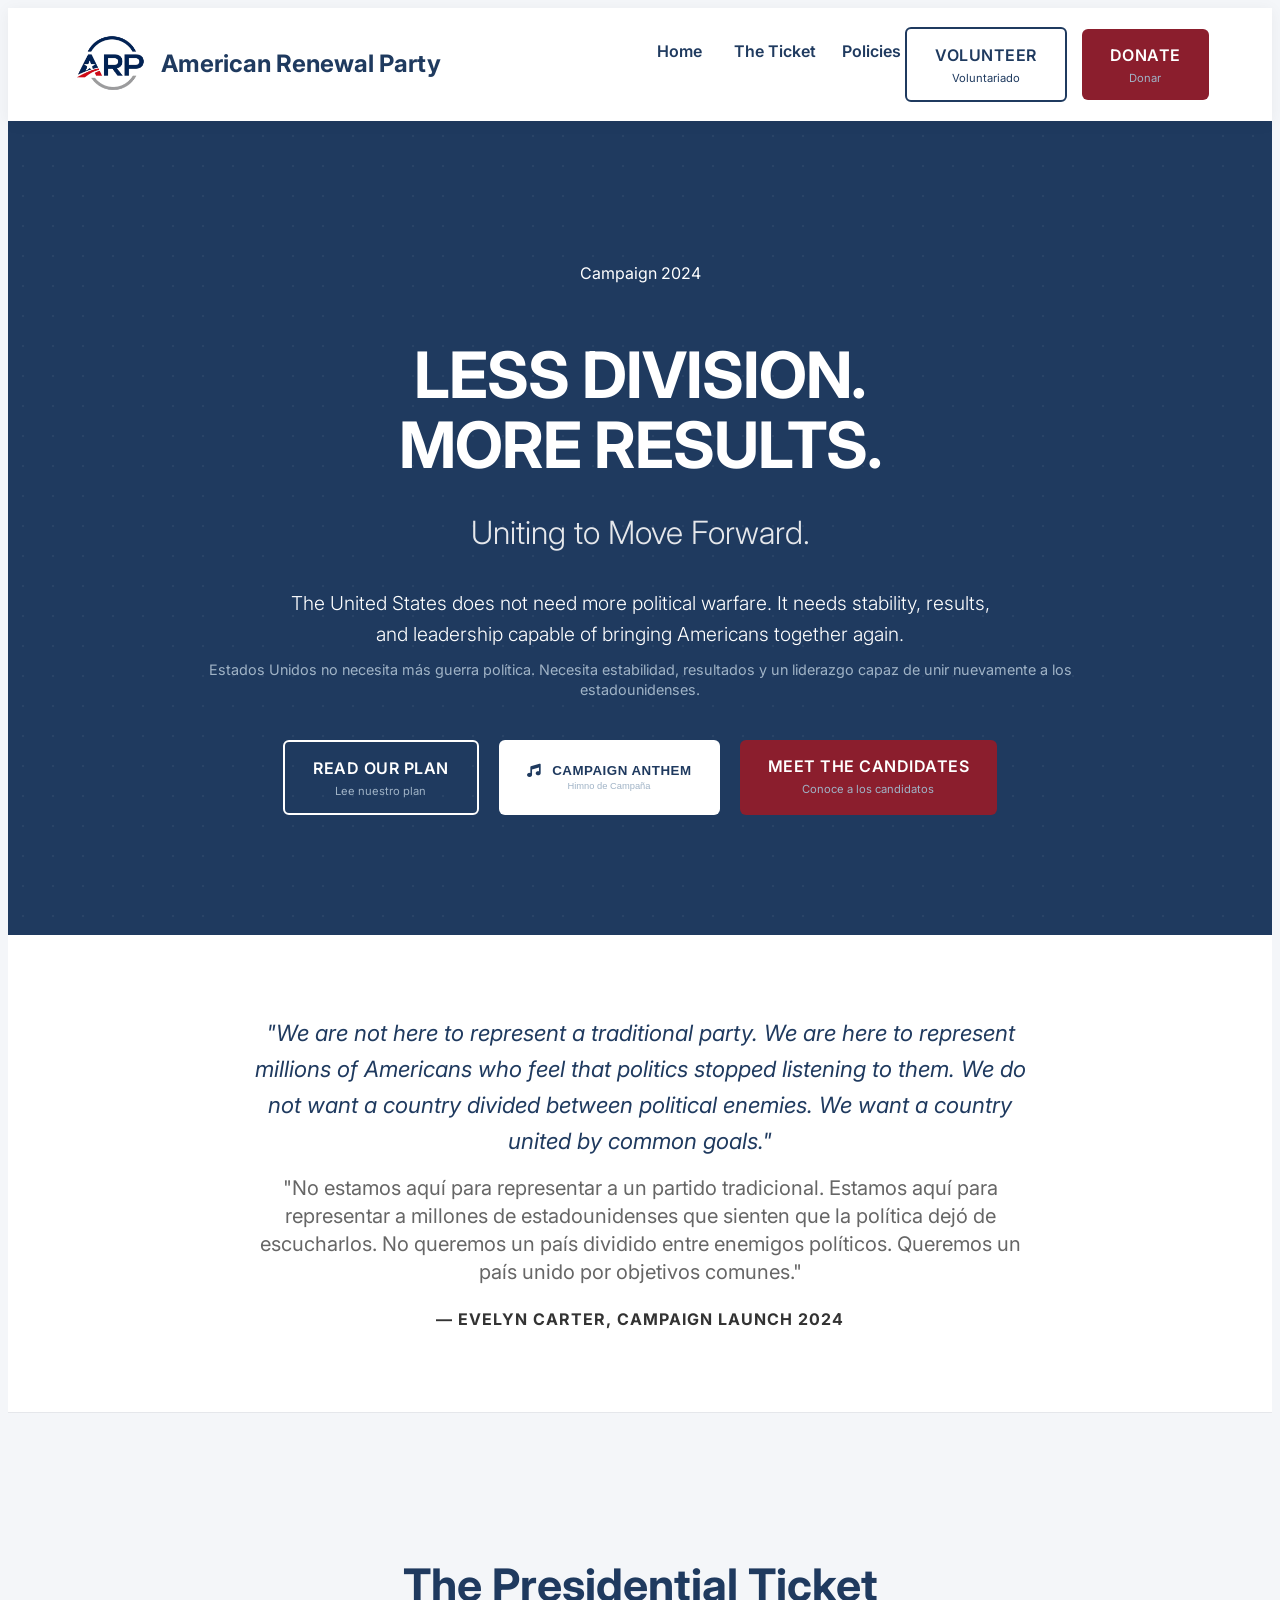
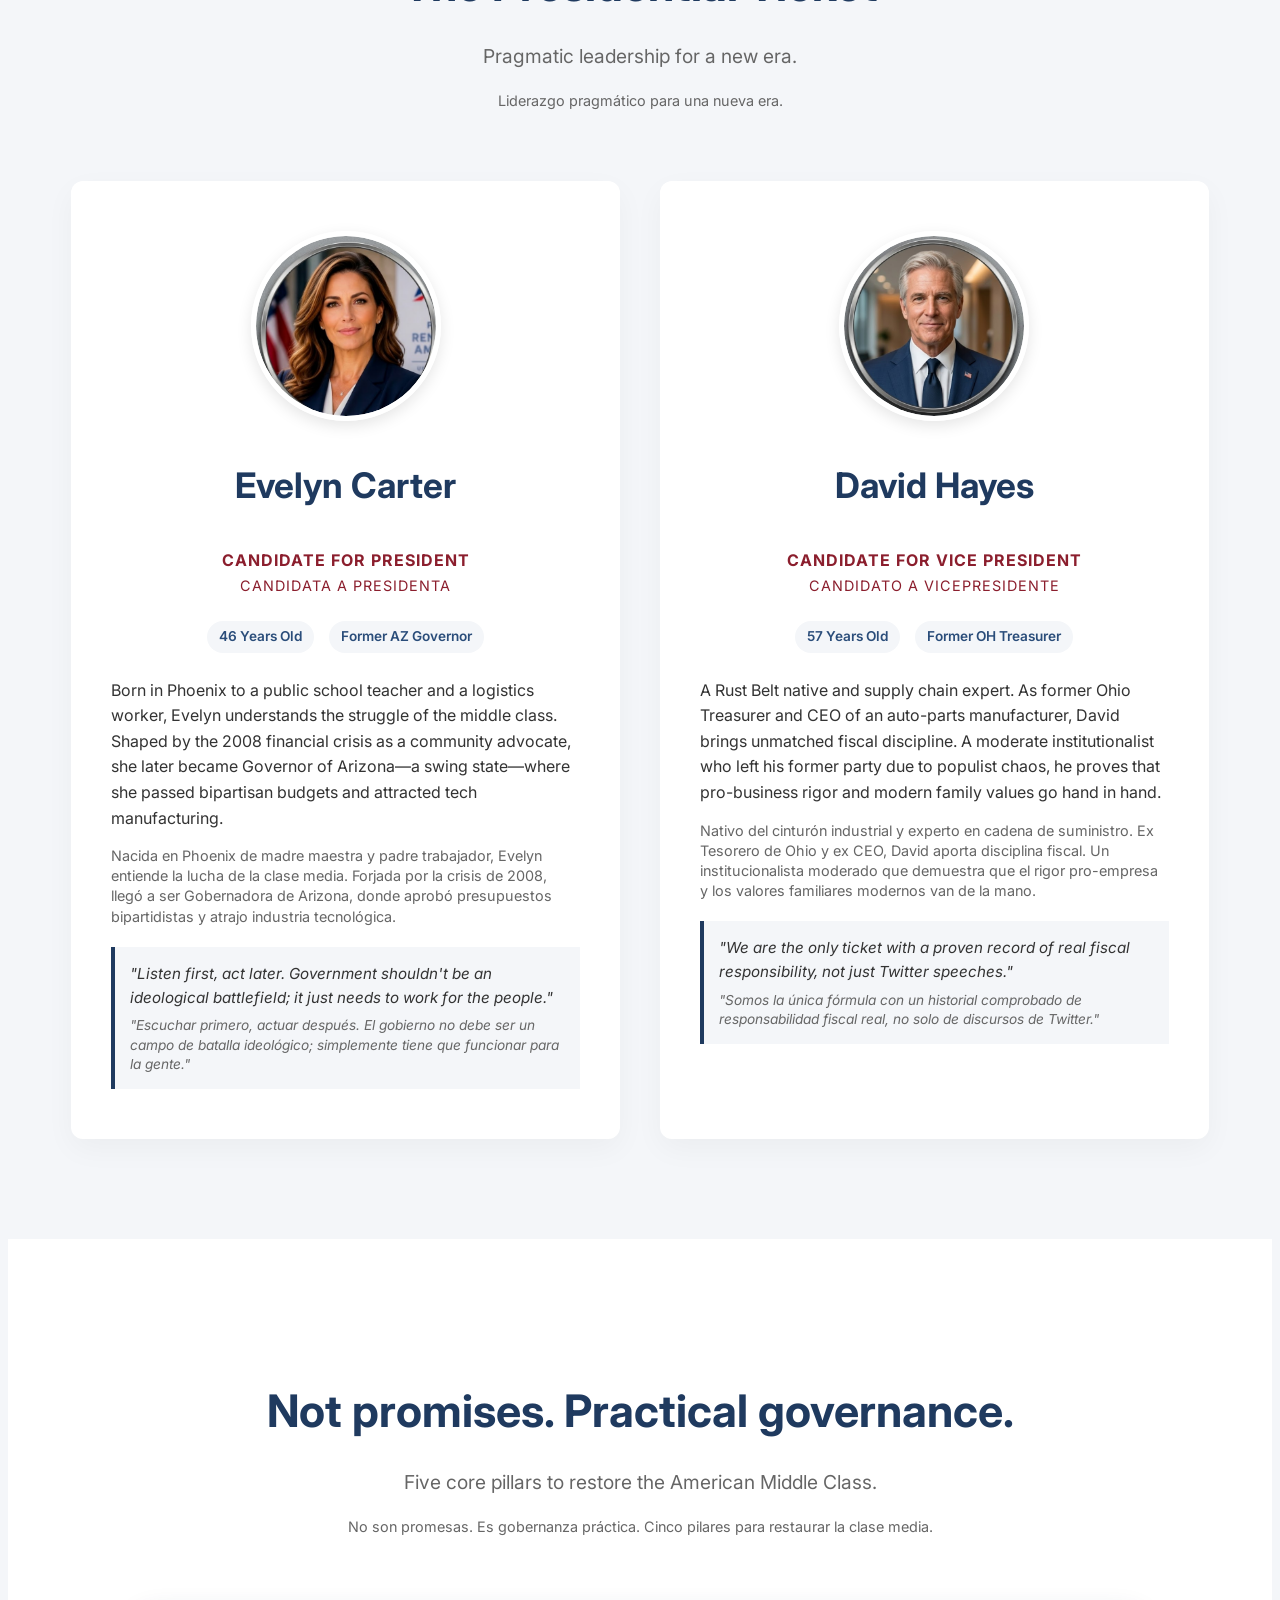
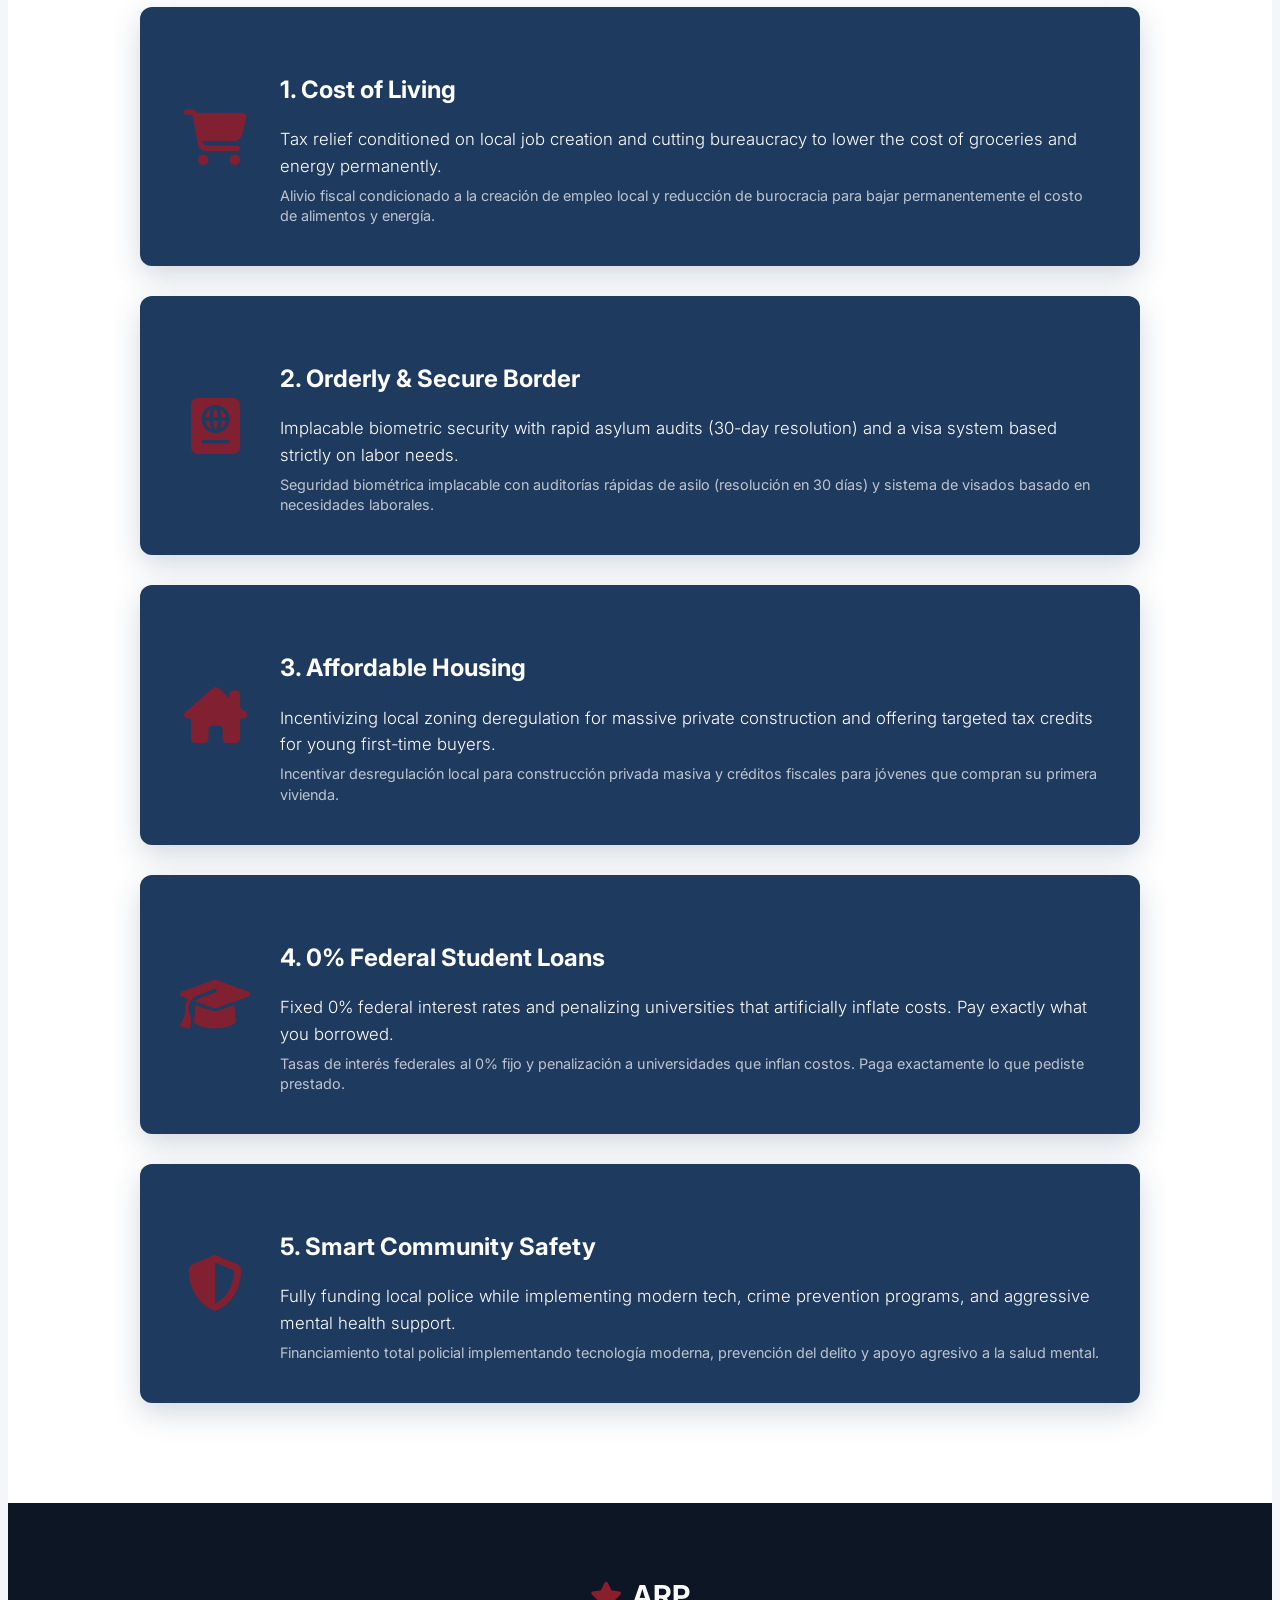
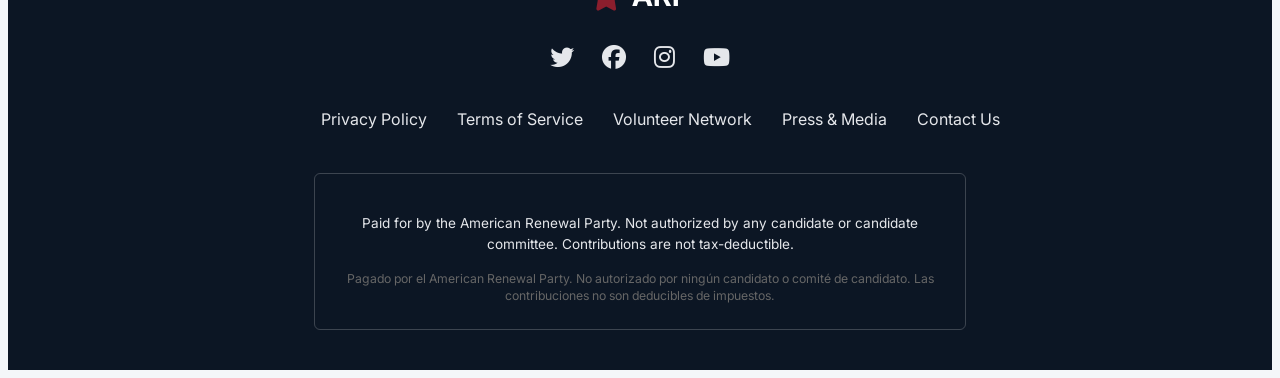
<file: index.html>
<!DOCTYPE html>
<html lang="en">
<head>
    <meta charset="UTF-8">
    <meta name="viewport" content="width=device-width, initial-scale=1.0">
    <meta name="description" content="American Renewal Party (ARP) - Uniting to Move Forward. Official Campaign Website for Evelyn Carter and David Hayes.">
    <title>American Renewal Party | Uniting to Move Forward</title>
    
    <!-- Favicon Placeholder -->
    <link rel="icon" href="data:image/svg+xml,<svg xmlns=%22http://www.w3.org/2000/svg%22 viewBox=%220 0 100 100%22><text y=%22.9em%22 font-size=%2290%22>🇺🇸</text></svg>">
    
    <!-- Google Fonts: Inter -->
    <link rel="preconnect" href="https://fonts.googleapis.com">
    <link rel="preconnect" href="https://fonts.gstatic.com" crossorigin>
    <link href="https://fonts.googleapis.com/css2?family=Inter:wght@300;400;500;600;700&display=swap" rel="stylesheet">
    
    <!-- Font Awesome for Icons -->
    <link rel="stylesheet" href="https://cdnjs.cloudflare.com/ajax/libs/font-awesome/6.4.0/css/all.min.css">

    <!-- Linking external stylesheet -->
    <link rel="stylesheet" href="css/styles.css">
</head>
<body>

    <!-- ========================================
         1. HEADER / NAVBAR
         ======================================== -->
    <header>
        <div class="logo">
            <img src="assets/images/ARP-removebg-preview.png" style="max-width: 15%; height: auto;" alt="Logo ARP">
            
            <!-- Este texto se verá en computadoras -->
            <span class="logo-desktop">American Renewal Party</span>
            
            <!-- Este texto se verá en celulares -->
            <span class="logo-mobile"></span>
        </div>
        <nav>
            <ul class="nav-links">
                <li><a href="#">Home</a></li>
                <li><a href="#ticket">The Ticket</a></li>
                <li><a href="#policies">Policies</a></li>
            </ul>
        </nav>
        <div class="nav-actions">
            <a href="https://forms.gle/cQMzwrTe5Xs1odG88" target="_blank" rel="noopener noreferrer" class="btn btn-outline-blue">
                Volunteer
                <span class="es-text" style="color: inherit;">Voluntariado</span>
            </a>
        <a href="pago.html" target="_blank" rel="noopener noreferrer" class="btn btn-red">
            DONATE
            <span class="es-text">Donar</span>
        </a>
        </div>
    </header>

    <!-- ========================================
         2. HERO SECTION
         ======================================== -->
    <section class="hero fade-in">
        <div class="hero-content">
            <div class="hero-badge">Campaign 2024</div>
            <h1>LESS DIVISION.<br>MORE RESULTS.</h1>
            <h2>Uniting to Move Forward.</h2>
            <p class="lead">The United States does not need more political warfare. It needs stability, results, and leadership capable of bringing Americans together again.</p>
            <span class="es-text">Estados Unidos no necesita más guerra política. Necesita estabilidad, resultados y un liderazgo capaz de unir nuevamente a los estadounidenses.</span>
            
            <div class="hero-buttons">
                <!-- Botón restaurado: Read Our Plan -->
                <a href="#policies" class="btn btn-outline">
                    Read Our Plan
                    <span class="es-text">Lee nuestro plan</span>
                </a>
                
                <!-- Botón de la canción -->
                <button id="togglePlayerBtn" class="btn btn-white">
                    <i class="fa-solid fa-music" style="margin-right: 8px;"></i> Campaign Anthem
                    <span class="es-text">Himno de Campaña</span>
                </button>
                
                <!-- Botón de los candidatos -->
                <a href="#ticket" class="btn btn-red">
                    Meet the Candidates
                    <span class="es-text">Conoce a los candidatos</span>
                </a>
            </div>
        </div>
    </section>

    <!-- ========================================
         3. SPEECH / MANIFESTO BLOCK
         ======================================== -->
    <section class="manifesto fade-in">
        <blockquote>
            "We are not here to represent a traditional party. We are here to represent millions of Americans who feel that politics stopped listening to them. We do not want a country divided between political enemies. We want a country united by common goals."
            <span class="es-text" style="color: var(--text-light); font-style: normal; margin-top: 15px;">"No estamos aquí para representar a un partido tradicional. Estamos aquí para representar a millones de estadounidenses que sienten que la política dejó de escucharlos. No queremos un país dividido entre enemigos políticos. Queremos un país unido por objetivos comunes."</span>
        </blockquote>
        <div class="author">— Evelyn Carter, Campaign Launch 2024</div>
    </section>

    <!-- ========================================
         4. PRESIDENTIAL TICKET SECTION
         ======================================== -->
    <section id="ticket" class="ticket-section">
        <div class="section-header fade-in">
            <h2>The Presidential Ticket</h2>
            <p style="color: var(--text-light); font-size: 1.2rem;">Pragmatic leadership for a new era.</p>
            <span class="es-text">Liderazgo pragmático para una nueva era.</span>
        </div>

        <div class="ticket-container">
            
            <!-- Candidate 1: Evelyn -->
            <div class="candidate-card fade-in" style="animation-delay: 0.1s;">
                <div class="img-placeholder">
                    <!-- Ruta actualizada apuntando a la carpeta assets/images -->
                    <img src="assets/images/evelyn.png" alt="Evelyn Carter" onerror="this.onerror=null; this.src='https://placehold.co/180x180/E5E7EB/666666?text=Foto+Evelyn';">
                </div>
                <h3>Evelyn Carter</h3>
                <div class="candidate-role">
                    Candidate for President
                    <span class="es-text" style="color: inherit; margin-top: 2px;">Candidata a Presidenta</span>
                </div>
                <div class="candidate-stats">
                    <span>46 Years Old</span>
                    <span>Former AZ Governor</span>
                </div>
                <div class="candidate-bio">
                    <p>Born in Phoenix to a public school teacher and a logistics worker, Evelyn understands the struggle of the middle class. Shaped by the 2008 financial crisis as a community advocate, she later became Governor of Arizona—a swing state—where she passed bipartisan budgets and attracted tech manufacturing.</p>
                    <span class="es-text">Nacida en Phoenix de madre maestra y padre trabajador, Evelyn entiende la lucha de la clase media. Forjada por la crisis de 2008, llegó a ser Gobernadora de Arizona, donde aprobó presupuestos bipartidistas y atrajo industria tecnológica.</span>
                </div>
                <div class="quote-box">
                    "Listen first, act later. Government shouldn't be an ideological battlefield; it just needs to work for the people."
                    <span class="es-text">"Escuchar primero, actuar después. El gobierno no debe ser un campo de batalla ideológico; simplemente tiene que funcionar para la gente."</span>
                </div>
            </div>

            <!-- Candidate 2: David -->
            <div class="candidate-card fade-in" style="animation-delay: 0.2s;">
                <div class="img-placeholder">
                    <!-- Ruta actualizada apuntando a la carpeta assets/images -->
                    <img src="assets/images/david.jpg" alt="David Hayes" onerror="this.onerror=null; this.src='https://placehold.co/180x180/E5E7EB/666666?text=Foto+David';">
                </div>
                <h3>David Hayes</h3>
                <div class="candidate-role">
                    Candidate for Vice President
                    <span class="es-text" style="color: inherit; margin-top: 2px;">Candidato a Vicepresidente</span>
                </div>
                <div class="candidate-stats">
                    <span>57 Years Old</span>
                    <span>Former OH Treasurer</span>
                </div>
                <div class="candidate-bio">
                    <p>A Rust Belt native and supply chain expert. As former Ohio Treasurer and CEO of an auto-parts manufacturer, David brings unmatched fiscal discipline. A moderate institutionalist who left his former party due to populist chaos, he proves that pro-business rigor and modern family values go hand in hand.</p>
                    <span class="es-text">Nativo del cinturón industrial y experto en cadena de suministro. Ex Tesorero de Ohio y ex CEO, David aporta disciplina fiscal. Un institucionalista moderado que demuestra que el rigor pro-empresa y los valores familiares modernos van de la mano.</span>
                </div>
                <div class="quote-box">
                    "We are the only ticket with a proven record of real fiscal responsibility, not just Twitter speeches."
                    <span class="es-text">"Somos la única fórmula con un historial comprobado de responsabilidad fiscal real, no solo de discursos de Twitter."</span>
                </div>
            </div>

        </div>
    </section>

    <!-- ========================================
         5. POLICY SOLUTIONS SECTION
         ======================================== -->
    <section id="policies" class="policies-section">
        <div class="section-header fade-in">
            <h2>Not promises. Practical governance.</h2>
            <p style="color: var(--text-light); font-size: 1.2rem;">Five core pillars to restore the American Middle Class.</p>
            <span class="es-text">No son promesas. Es gobernanza práctica. Cinco pilares para restaurar la clase media.</span>
        </div>

        <div class="policies-list">
            
            <div class="policy-block fade-in">
                <i class="fa-solid fa-cart-shopping"></i>
                <div class="policy-block-content">
                    <h3>1. Cost of Living</h3>
                    <p>Tax relief conditioned on local job creation and cutting bureaucracy to lower the cost of groceries and energy permanently.</p>
                    <span class="es-text">Alivio fiscal condicionado a la creación de empleo local y reducción de burocracia para bajar permanentemente el costo de alimentos y energía.</span>
                </div>
            </div>

            <div class="policy-block fade-in" style="animation-delay: 0.1s;">
                <i class="fa-solid fa-passport"></i>
                <div class="policy-block-content">
                    <h3>2. Orderly & Secure Border</h3>
                    <p>Implacable biometric security with rapid asylum audits (30-day resolution) and a visa system based strictly on labor needs.</p>
                    <span class="es-text">Seguridad biométrica implacable con auditorías rápidas de asilo (resolución en 30 días) y sistema de visados basado en necesidades laborales.</span>
                </div>
            </div>

            <div class="policy-block fade-in" style="animation-delay: 0.2s;">
                <i class="fa-solid fa-house-chimney"></i>
                <div class="policy-block-content">
                    <h3>3. Affordable Housing</h3>
                    <p>Incentivizing local zoning deregulation for massive private construction and offering targeted tax credits for young first-time buyers.</p>
                    <span class="es-text">Incentivar desregulación local para construcción privada masiva y créditos fiscales para jóvenes que compran su primera vivienda.</span>
                </div>
            </div>

            <div class="policy-block fade-in" style="animation-delay: 0.3s;">
                <i class="fa-solid fa-graduation-cap"></i>
                <div class="policy-block-content">
                    <h3>4. 0% Federal Student Loans</h3>
                    <p>Fixed 0% federal interest rates and penalizing universities that artificially inflate costs. Pay exactly what you borrowed.</p>
                    <span class="es-text">Tasas de interés federales al 0% fijo y penalización a universidades que inflan costos. Paga exactamente lo que pediste prestado.</span>
                </div>
            </div>

            <div class="policy-block fade-in" style="animation-delay: 0.4s;">
                <i class="fa-solid fa-shield-halved"></i>
                <div class="policy-block-content">
                    <h3>5. Smart Community Safety</h3>
                    <p>Fully funding local police while implementing modern tech, crime prevention programs, and aggressive mental health support.</p>
                    <span class="es-text">Financiamiento total policial implementando tecnología moderna, prevención del delito y apoyo agresivo a la salud mental.</span>
                </div>
            </div>

        </div>
    </section>

    <!-- ========================================
         6. FOOTER
         ======================================== -->
    <footer>
        <div class="footer-logo">
            <i class="fa-solid fa-star" style="color: var(--dark-red);"></i> ARP
        </div>
        
        <div class="footer-social">
            <a href="#"><i class="fa-brands fa-twitter"></i></a>
            <a href="#"><i class="fa-brands fa-facebook"></i></a>
            <a href="#"><i class="fa-brands fa-instagram"></i></a>
            <a href="#"><i class="fa-brands fa-youtube"></i></a>
        </div>

        <ul class="footer-links">
            <li><a href="#">Privacy Policy</a></li>
            <li><a href="#">Terms of Service</a></li>
            <li><a href="#">Volunteer Network</a></li>
            <li><a href="#">Press & Media</a></li>
            <li><a href="#">Contact Us</a></li>
        </ul>

        <div class="disclaimer-box">
            <p>Paid for by the American Renewal Party. Not authorized by any candidate or candidate committee. Contributions are not tax-deductible.</p>
            <span class="es-text">Pagado por el American Renewal Party. No autorizado por ningún candidato o comité de candidato. Las contribuciones no son deducibles de impuestos.</span>
        </div>
    </footer>

    <!-- ========================================
         7. FLOATING AUDIO PLAYER & JAVASCRIPT
         ======================================== -->
    <audio id="campaignAudio" loop>
        <!-- Asegúrate de tener tu archivo mp3 en esta ruta -->
        <source src="assets/audio/cancion-campana.mp3" type="audio/mpeg">
        Your browser does not support the audio element.
    </audio>

    <div id="campaignPlayer" class="campaign-player hidden">
        <div class="player-controls">
            <button id="playPauseBtn"><i class="fa-solid fa-play"></i></button>
        </div>
        <div class="player-info">
            <span class="song-title">Uniting to Move Forward</span>
            <span class="song-subtitle">Campaign Anthem <span class="es-text-inline">- Himno Oficial</span></span>
        </div>
        <div class="player-close">
            <button id="closePlayerBtn"><i class="fa-solid fa-xmark"></i></button>
        </div>
        <div class="player-progress-container">
            <div id="playerProgress" class="player-progress"></div>
        </div>
    </div>

    <!-- Script del reproductor -->
    <script>
        document.addEventListener('DOMContentLoaded', () => {
            const audio = document.getElementById('campaignAudio');
            const playPauseBtn = document.getElementById('playPauseBtn');
            const playPauseIcon = playPauseBtn.querySelector('i');
            const togglePlayerBtn = document.getElementById('togglePlayerBtn');
            const campaignPlayer = document.getElementById('campaignPlayer');
            const closePlayerBtn = document.getElementById('closePlayerBtn');
            const progressBar = document.getElementById('playerProgress');

            // Función para alternar entre reproducir y pausar
            function togglePlay() {
                if (audio.paused) {
                    audio.play().catch(e => console.log("Reproducción bloqueada por el navegador."));
                    playPauseIcon.classList.remove('fa-play');
                    playPauseIcon.classList.add('fa-pause');
                } else {
                    audio.pause();
                    playPauseIcon.classList.remove('fa-pause');
                    playPauseIcon.classList.add('fa-play');
                }
            }

            // Al hacer clic en "Campaign Anthem" en la sección Hero
            togglePlayerBtn.addEventListener('click', (e) => {
                e.preventDefault();
                campaignPlayer.classList.remove('hidden'); // Mostrar reproductor
                if (audio.paused) {
                    togglePlay(); // Reproducir si está pausado
                }
            });

            // Botón de play/pause del reproductor flotante
            playPauseBtn.addEventListener('click', togglePlay);

            // Botón de cerrar (X)
            closePlayerBtn.addEventListener('click', () => {
                audio.pause();
                playPauseIcon.classList.remove('fa-pause');
                playPauseIcon.classList.add('fa-play');
                campaignPlayer.classList.add('hidden'); // Ocultar reproductor
            });

            // Actualizar la barra de progreso
            audio.addEventListener('timeupdate', () => {
                if (audio.duration) {
                    const progressPercent = (audio.currentTime / audio.duration) * 100;
                    progressBar.style.width = progressPercent + '%';
                }
            });
        });
    </script>
</body>
</html>
</file>
<file: css/styles.css>
/* STREAMING_CHUNK:Configuring variables and global resets... /
/ ========================================
CSS VARIABLES & PALETTE
======================================== */
:root {
--steel-blue: #1F3A5F;
--steel-light: #2A4D7A;
--white: #FFFFFF;
--silver-gray: #E5E7EB;
--light-bg: #F4F6F9;
--dark-red: #8B1E2D;
--text-main: #333333;
--text-light: #666666;
--dark-bg: #152740;
}

/* ========================================
GLOBAL STYLES
======================================== */

{ margin: 0; padding: 0; box-sizing: border-box; }
html { scroll-behavior: smooth; }
body {
font-family: 'Inter', sans-serif;
color: var(--text-main);
background-color: var(--light-bg);
line-height: 1.6;
}
a { text-decoration: none; color: inherit; }
ul { list-style: none; }

/* STREAMING_CHUNK:Setting up container and utility classes... */
.container {
max-width: 1200px;
margin: 0 auto;
padding: 0 5%;
}

/* Bilingual Styling */
.es-text {
display: block;
font-size: 0.9em;
color: var(--text-light);
margin-top: 6px;
font-weight: 400;
line-height: 1.4;
}
.dark-bg .es-text, .hero .es-text, .btn .es-text {
color: #A0B3C6;
}

/* Animations */
.fade-in {
animation: fadeIn 1s ease-out forwards;
opacity: 0;
transform: translateY(20px);
}
@keyframes fadeIn {
to { opacity: 1; transform: translateY(0); }
}

/* STREAMING_CHUNK:Styling the button components... /
/ ========================================
BUTTONS
======================================== */
.btn {
display: inline-block;
padding: 14px 28px;
border-radius: 6px;
font-weight: 600;
text-transform: uppercase;
letter-spacing: 0.5px;
transition: all 0.3s ease;
cursor: pointer;
border: none;
text-align: center;
}
.btn .es-text { margin-top: 2px; font-size: 0.7em; letter-spacing: 0; text-transform: none; }

.btn-blue { background-color: var(--steel-blue); color: var(--white); }
.btn-blue:hover { background-color: #162a45; transform: translateY(-2px); box-shadow: 0 4px 10px rgba(31, 58, 95, 0.3); }

.btn-red { background-color: var(--dark-red); color: var(--white); }
.btn-red:hover { background-color: #6a1622; transform: translateY(-2px); box-shadow: 0 4px 10px rgba(139, 30, 45, 0.3); }

.btn-outline { border: 2px solid var(--white); color: var(--white); background: transparent; }
.btn-outline:hover { background-color: var(--white); color: var(--steel-blue); }

.btn-outline-blue { border: 2px solid var(--steel-blue); color: var(--steel-blue); background: transparent; }
.btn-outline-blue:hover { background-color: var(--steel-blue); color: var(--white); transform: translateY(-2px); box-shadow: 0 4px 10px rgba(31, 58, 95, 0.2); }

.btn-white { background-color: var(--white); color: var(--steel-blue); }
.btn-white:hover { background-color: var(--silver-gray); transform: translateY(-2px); box-shadow: 0 4px 10px rgba(255, 255, 255, 0.3); }

/* STREAMING_CHUNK:Designing the navigation header and animated links... /
/ ========================================

HEADER / NAVBAR
======================================== */
header {
background-color: var(--white);
position: sticky;
top: 0;
z-index: 1000;
box-shadow: 0 2px 15px rgba(0,0,0,0.05);
padding: 15px 5%;
display: flex;
justify-content: space-between;
align-items: center;
}
.logo { font-size: 1.5rem; font-weight: 700; color: var(--steel-blue); display: flex; align-items: center; gap: 10px; }
.logo i { color: var(--dark-red); }

/* Logo Responsivo */
.logo-mobile { display: none; }

/* Mejoras visuales al menú de navegación */
.nav-links { display: flex; gap: 10px; }
.nav-links a {
font-weight: 600;
color: var(--steel-blue);
padding: 8px 16px;
border-radius: 8px;
transition: all 0.3s ease;
position: relative;
}

/* Efecto hover menú */
.nav-links a:hover {
color: var(--dark-red);
background-color: rgba(31, 58, 95, 0.04);
}

/* Subrayado animado menú */
.nav-links a::after {
content: '';
position: absolute;
width: 0;
height: 2px;
bottom: 4px;
left: 50%;
background-color: var(--dark-red);
transition: all 0.3s ease;
transform: translateX(-50%);
border-radius: 2px;
}
.nav-links a:hover::after {
width: 60%;
}

.nav-actions { display: flex; gap: 15px; align-items: center; }

/* STREAMING_CHUNK:Styling the Hero section and Official Brand Badge... /
/ ========================================
2. HERO SECTION
======================================== */
.hero {
background-color: var(--steel-blue);
color: var(--white);
padding: 140px 5% 120px;
text-align: center;
position: relative;
overflow: hidden;
}
.hero::before {
content: ''; position: absolute; top: 0; left: 0; right: 0; bottom: 0;
background-image: radial-gradient(circle, rgba(255,255,255,0.05) 1px, transparent 1px);
background-size: 30px 30px; pointer-events: none;
}
.hero-content { position: relative; z-index: 1; max-width: 900px; margin: 0 auto; }

/* Insignia Oficial del Partido en el Hero */
.hero-brand {
display: inline-flex;
align-items: center;
gap: 12px;
margin-bottom: 25px;
padding: 8px 25px;
background: rgba(255, 255, 255, 0.05);
border: 1px solid rgba(255, 255, 255, 0.15);
border-radius: 30px;
box-shadow: 0 4px 15px rgba(0,0,0,0.1);
}
.hero-brand i { color: var(--dark-red); font-size: 1.4rem; }
.hero-brand-text { font-size: 1.1rem; font-weight: 700; letter-spacing: 2px; text-transform: uppercase; color: var(--white); }

.hero h1 { font-size: 4rem; font-weight: 700; margin-bottom: 10px; letter-spacing: -1px; line-height: 1.1; }
.hero h2 { font-size: 2rem; font-weight: 300; margin-bottom: 30px; color: var(--silver-gray); }
.hero p.lead { font-size: 1.2rem; font-weight: 300; margin-bottom: 10px; max-width: 700px; margin-left: auto; margin-right: auto; }
.hero-buttons { display: flex; justify-content: center; gap: 20px; margin-top: 40px; }

/* STREAMING_CHUNK:Formatting the Manifesto and Candidate Cards... /
/ ========================================
3. SPEECH / MANIFESTO BLOCK
======================================== */
.manifesto {
background-color: var(--white);
padding: 80px 5%;
text-align: center;
border-bottom: 1px solid var(--silver-gray);
}
.manifesto blockquote {
max-width: 800px; margin: 0 auto; font-size: 1.4rem; font-style: italic; color: var(--steel-blue); line-height: 1.6;
}
.manifesto .author {
margin-top: 20px; font-weight: 700; color: var(--text-main); text-transform: uppercase; letter-spacing: 1px;
}

/* ========================================
4. PRESIDENTIAL TICKET SECTION
======================================== */
.ticket-section { padding: 100px 5%; background-color: var(--light-bg); }
.section-header { text-align: center; margin-bottom: 70px; }
.section-header h2 { font-size: 2.8rem; color: var(--steel-blue); margin-bottom: 10px; }

.ticket-container { max-width: 1200px; margin: 0 auto; display: grid; grid-template-columns: 1fr 1fr; gap: 40px; }
.candidate-card {
background: var(--white); padding: 50px 40px; border-radius: 12px; box-shadow: 0 10px 30px rgba(0,0,0,0.04);
transition: transform 0.3s ease; position: relative; overflow: hidden;
}
.candidate-card:hover { transform: translateY(-5px); box-shadow: 0 15px 40px rgba(0,0,0,0.08); }
.candidate-card::top-border {
content: ''; position: absolute; top: 0; left: 0; right: 0; height: 5px; background-color: var(--steel-blue);
}

/* STREAMING_CHUNK:Perfecting image alignment and circular framing... */
.img-placeholder {
width: 180px; height: 180px;
margin: 0 auto 25px; display: flex; align-items: center; justify-content: center;
border: 5px solid var(--white);
box-shadow: 0 5px 15px rgba(0,0,0,0.1);
border-radius: 50%;
overflow: hidden;
}

.img-placeholder img {
width: 100%;
height: 100%;
object-fit: cover;
border-radius: 50%;
/* Esta es la clave: ajusta el enfoque de la imagen más hacia arriba. */
object-position: center 15%;
}

.candidate-card h3 { color: var(--steel-blue); font-size: 2.2rem; text-align: center; }
.candidate-role { font-weight: 700; color: var(--dark-red); text-align: center; margin-bottom: 25px; text-transform: uppercase; letter-spacing: 1px; }
.candidate-stats {
display: flex; justify-content: center; gap: 15px; margin-bottom: 25px; font-size: 0.85rem; font-weight: 600; color: var(--steel-light);
}
.candidate-stats span { background: var(--light-bg); padding: 5px 12px; border-radius: 20px; }
.candidate-bio p { margin-bottom: 15px; font-size: 1rem; color: var(--text-main); }
.quote-box {
background: var(--light-bg); border-left: 4px solid var(--steel-blue); padding: 15px; margin-top: 20px; font-style: italic; font-size: 0.95rem;
}

/* STREAMING_CHUNK:Structuring policy blocks and the website footer... /
/ ========================================
5. POLICY SOLUTIONS SECTION
======================================== */
.policies-section { padding: 100px 5%; background-color: var(--white); text-align: center; }
.policies-list {
max-width: 1000px; margin: 0 auto; display: flex; flex-direction: column; gap: 30px;
}
.policy-block {
background: var(--steel-blue); color: var(--white); padding: 40px; border-radius: 12px;
display: flex; align-items: center; gap: 30px; box-shadow: 0 10px 30px rgba(31, 58, 95, 0.2);
text-align: left; transition: transform 0.3s ease;
}
.policy-block:hover { transform: translateY(-3px); box-shadow: 0 15px 40px rgba(31, 58, 95, 0.3); }
.policy-block i { font-size: 3.5rem; color: var(--dark-red); opacity: 0.9; min-width: 70px; text-align: center; }
.policy-block-content h3 { font-size: 1.5rem; margin-bottom: 10px; color: var(--white); }
.policy-block-content p { font-size: 1.05rem; margin-bottom: 5px; font-weight: 300; }
.policy-block-content .es-text { color: rgba(255,255,255,0.7); }

/* ========================================
6. FOOTER
======================================== */
footer { background-color: #0c1624; color: var(--silver-gray); padding: 70px 5% 40px; text-align: center; }
.footer-logo { font-size: 1.8rem; font-weight: 700; color: var(--white); margin-bottom: 20px; display: flex; justify-content: center; align-items: center; gap: 10px; }
.footer-social { margin-bottom: 30px; }
.footer-social a { color: var(--silver-gray); font-size: 1.5rem; margin: 0 12px; transition: color 0.3s ease; }
.footer-social a:hover { color: var(--white); }
.footer-links { display: flex; justify-content: center; gap: 30px; margin-bottom: 40px; flex-wrap: wrap; }
.footer-links a:hover { color: var(--white); text-decoration: underline; }
.disclaimer-box { border: 1px solid rgba(255,255,255,0.2); padding: 25px; max-width: 600px; margin: 0 auto; border-radius: 6px; font-size: 0.85rem; }

/* STREAMING_CHUNK:Styling the sleek floating audio player... /
/ ========================================
7. FLOATING AUDIO PLAYER
======================================== */
.campaign-player {
position: fixed; bottom: 30px; right: 30px;
background: var(--white); color: var(--steel-blue);
border-radius: 50px; display: flex; align-items: center;
padding: 10px 20px 10px 12px; gap: 15px;
box-shadow: 0 10px 30px rgba(0,0,0,0.15); z-index: 9999;
transition: transform 0.4s cubic-bezier(0.175, 0.885, 0.32, 1.275), opacity 0.4s ease;
overflow: hidden; border: 1px solid var(--silver-gray);
}
.campaign-player.hidden { transform: translateY(120px) scale(0.9); opacity: 0; pointer-events: none; }
.player-controls button, .player-close button { background: none; border: none; cursor: pointer; display: flex; align-items: center; justify-content: center; }
.player-controls button { background: var(--dark-red); color: var(--white); width: 44px; height: 44px; border-radius: 50%; font-size: 1.1rem; transition: transform 0.2s ease, background 0.3s ease; }
.player-controls button:hover { transform: scale(1.08); background: #a82335; }
.player-info { display: flex; flex-direction: column; padding-right: 15px; border-right: 1px solid var(--silver-gray); }
.player-info .song-title { font-weight: 700; font-size: 0.95rem; line-height: 1.2; }
.player-info .song-subtitle { font-size: 0.75rem; color: var(--text-light); font-weight: 500; }
.es-text-inline { font-style: italic; opacity: 0.8; }
.player-close button { font-size: 1.2rem; color: var(--text-light); opacity: 0.6; transition: opacity 0.2s ease; }
.player-close button:hover { opacity: 1; color: var(--dark-red); }
.player-progress-container { position: absolute; bottom: 0; left: 0; width: 100%; height: 4px; background: var(--silver-gray); }
.player-progress { height: 100%; background: var(--dark-red); width: 0%; transition: width 0.1s linear; }

/* STREAMING_CHUNK:Implementing mobile responsiveness and media queries... /
/ ========================================
RESPONSIVE
======================================== */
@media (max-width: 992px) {
.ticket-container { grid-template-columns: 1fr; }
.policy-block { flex-direction: column; text-align: center; }
.policy-block i { margin-bottom: 10px; min-width: auto; }
.hero h1 { font-size: 3rem; }
.hero h2 { font-size: 1.5rem; }
}

@media (max-width: 768px) {
/* Navbar Mobile Logo Logic */
.logo-desktop { display: none; }
.logo-mobile { display: inline; }

/* Hero Brand Mobile */
.hero-brand-text { font-size: 0.9rem; }
.hero-brand { gap: 8px; padding: 6px 15px; }

header { flex-direction: column; gap: 15px; }
.nav-links { flex-wrap: wrap; justify-content: center; gap: 15px; }
.nav-actions { width: 100%; flex-direction: column; gap: 15px; }
.nav-actions .btn { width: 100%; }
.hero { padding: 100px 5% 80px; }
.hero-buttons { flex-direction: column; width: 100%; max-width: 350px; margin: 40px auto 0; }
.hero-buttons .btn { width: 100%; }
.manifesto blockquote { font-size: 1.1rem; }
.policy-block { padding: 30px 20px; }

/* Audio Player Mobile */
.campaign-player { bottom: 15px; right: 15px; left: 15px; border-radius: 12px; justify-content: space-between; }
.player-info { border-right: none; }
</file>
